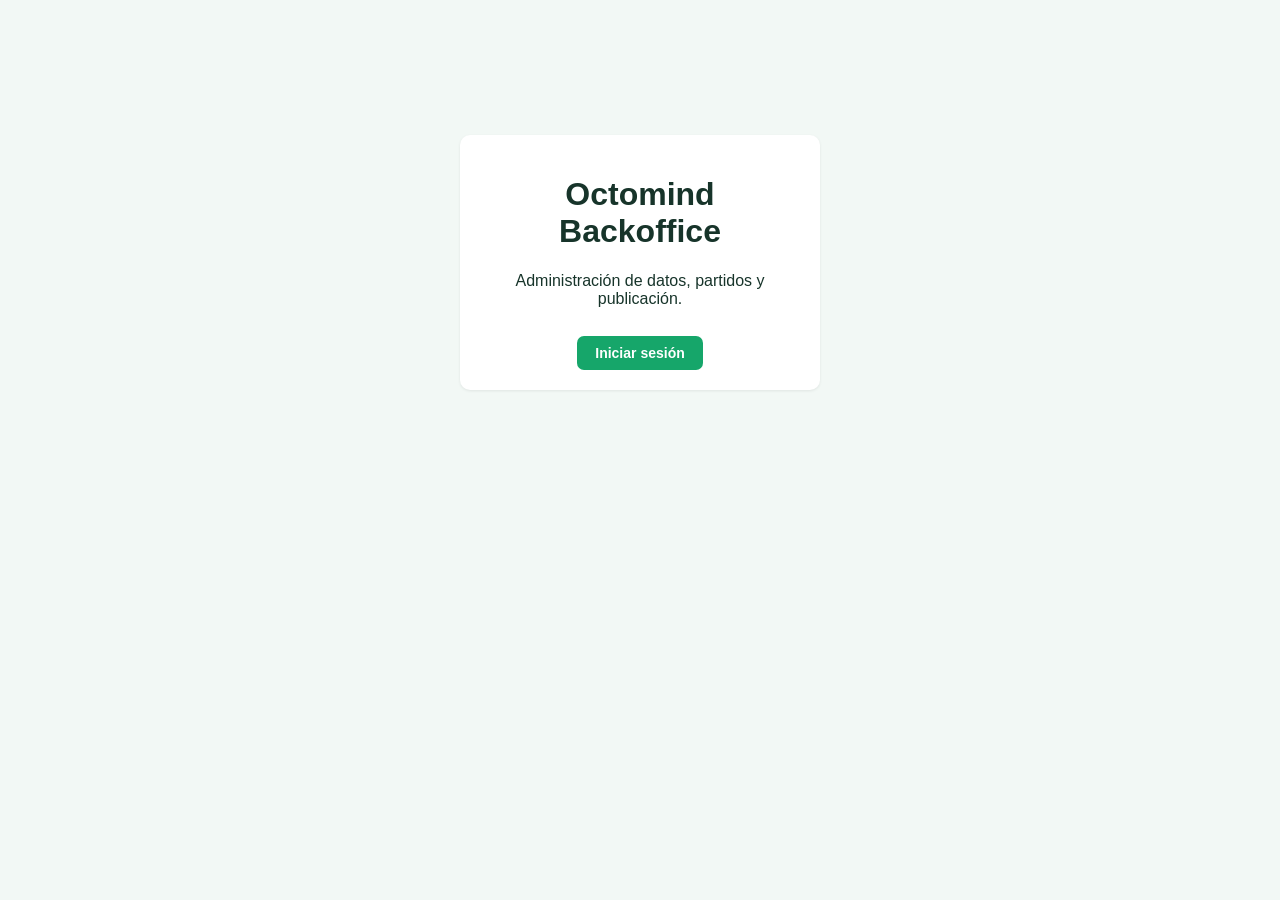
<file: backoffice/index.html>
<!DOCTYPE html>
<html lang="es">
<head>
  <meta charset="UTF-8">
  <meta name="viewport" content="width=device-width, initial-scale=1.0">
  <title>Octomind — Backoffice</title>
  <link rel="stylesheet" href="styles.css">
</head>
<body>
  <div class="card login-card">
    <h1>Octomind Backoffice</h1>
    <p>Administración de datos, partidos y publicación.</p>
    <button id="loginBtn" class="btn primary">Iniciar sesión</button>
  </div>
  <script src="config.js"></script>
  <script>
    document.getElementById('loginBtn').addEventListener('click', () => {
      const url = `${CONFIG.cognitoDomain}/login?client_id=${CONFIG.clientId}`
        + `&response_type=code&scope=email+openid+profile+aws.cognito.signin.user.admin`
        + `&redirect_uri=${encodeURIComponent(CONFIG.redirectUri)}`;
      window.location.href = url;
    });
  </script>
</body>
</html>
</file>
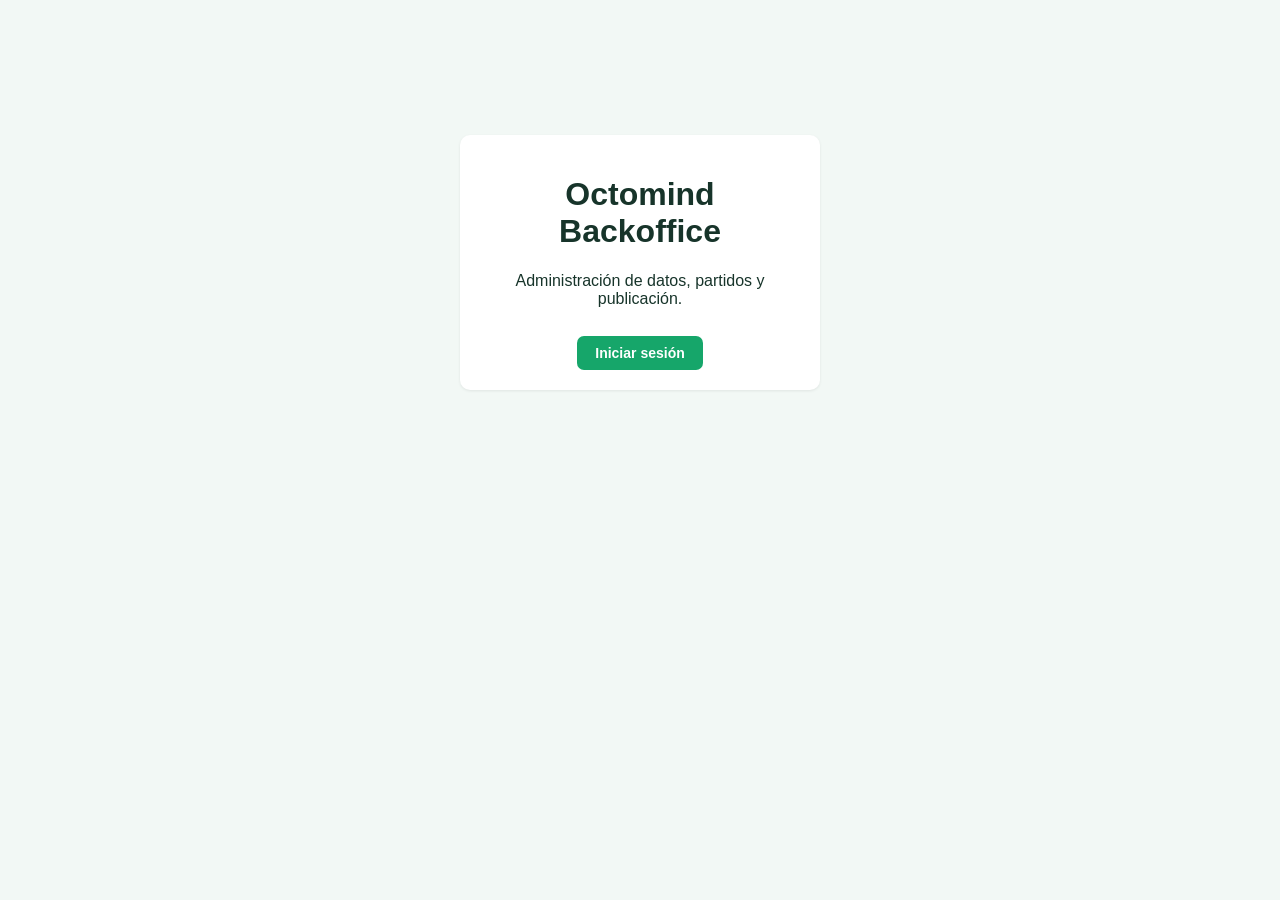
<file: backoffice/app.html>
<!DOCTYPE html>
<html lang="es">
<head>
  <meta charset="UTF-8">
  <meta name="viewport" content="width=device-width, initial-scale=1.0">
  <title>Octomind Backoffice</title>
  <link rel="stylesheet" href="styles.css">
</head>
<body>
  <header class="topbar">
    <span class="brand">Octomind <b>Backoffice</b></span>
    <button id="logoutBtn" class="btn ghost">Cerrar sesión</button>
  </header>

  <main>
    <section class="card">
      <h2>Concurso</h2>
      <div class="row">
        <label>Sorteo
          <select id="drawType">
            <option value="WEEKEND">Fin de Semana (14)</option>
            <option value="REVANCHA">Revancha (7)</option>
            <option value="MS">Media Semana (9)</option>
          </select>
        </label>
        <label>Número de concurso
          <input id="contestNumber" type="number" placeholder="2355">
        </label>
        <label>Fin
          <input id="endDate" type="datetime-local">
        </label>
      </div>
      <div id="slots"></div>
      <div class="row actions">
        <button id="saveBtn" class="btn primary">Guardar borrador</button>
        <button id="publishBtn" class="btn danger">Publicar</button>
      </div>
      <div id="msg" class="msg"></div>
    </section>

    <section class="card">
      <h2>Concursos registrados</h2>
      <div class="row">
        <label>Sorteo
          <select id="filterDrawType">
            <option value="">Todos</option>
            <option value="WEEKEND">Fin de Semana</option>
            <option value="REVANCHA">Revancha</option>
            <option value="MS">Media Semana</option>
          </select>
        </label>
        <label>Estado
          <select id="filterStatus">
            <option value="">Todos</option>
            <option value="DRAFT">Borrador</option>
            <option value="PUBLISHED">Publicado</option>
            <option value="ACTIVE">Activo (vigente)</option>
          </select>
        </label>
      </div>
      <table id="contestsTable">
        <thead><tr><th>Sorteo</th><th>#</th><th>Fin</th><th>Estado</th><th></th></tr></thead>
        <tbody></tbody>
      </table>
    </section>

    <section class="card">
      <h2>Ranking</h2>
      <table id="leaderboardTable">
        <thead><tr><th>Pronóstico</th><th>Email</th><th>Aciertos totales</th><th>Concursos</th><th>Promedio</th></tr></thead>
        <tbody></tbody>
      </table>
    </section>

    <section class="card">
      <h2>Usuarios registrados</h2>
      <table id="usersTable">
        <thead><tr><th>Email</th><th>Estado</th><th>Rol</th></tr></thead>
        <tbody></tbody>
      </table>
    </section>

    <section class="card">
      <h2>Histórico (Lotería Nacional)</h2>
      <div class="row">
        <label>Sorteo
          <select id="historyDrawType">
            <option value="WEEKEND">Fin de Semana</option>
            <option value="REVANCHA">Revancha</option>
            <option value="MS">Media Semana</option>
          </select>
        </label>
        <button id="refreshHistoryBtn" class="btn primary match-input">Sincronizar histórico</button>
      </div>
      <table id="historyTable">
        <thead><tr><th>#</th><th>Fecha</th><th>Resultados</th></tr></thead>
        <tbody></tbody>
      </table>
    </section>
  </main>

  <div id="templatesModal" class="modal" style="display:none;">
    <div class="modal-content">
      <span class="modal-close" onclick="closeTemplatesModal()">&times;</span>
      <h2 id="templatesTitle"></h2>
      <div id="templatesBody"></div>
    </div>
  </div>

  <script src="config.js"></script>
  <script src="app.js"></script>
</body>
</html>
</file>
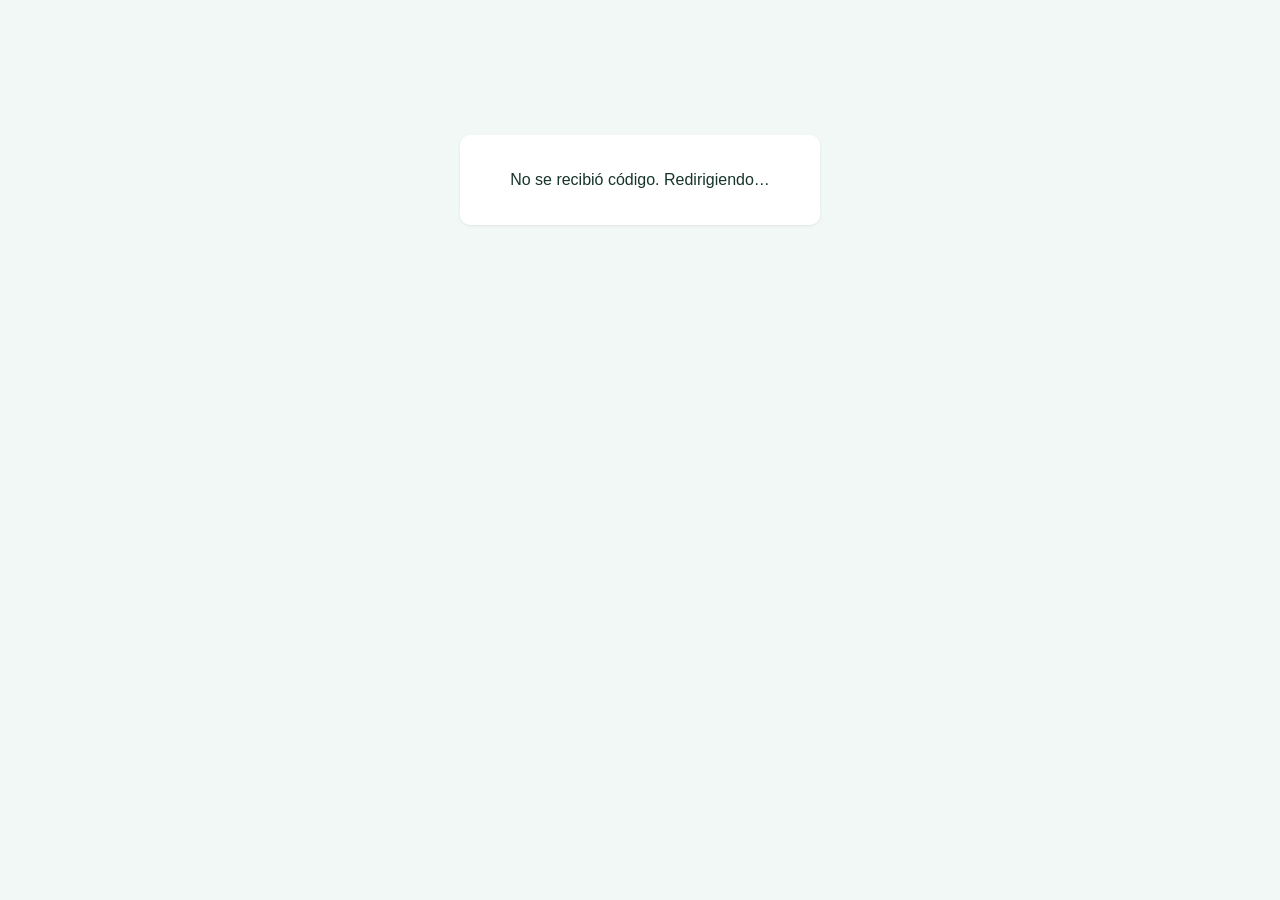
<file: backoffice/callback.html>
<!DOCTYPE html>
<html lang="es">
<head>
  <meta charset="UTF-8">
  <title>Iniciando sesión…</title>
  <link rel="stylesheet" href="styles.css">
</head>
<body>
  <div class="card login-card">
    <p id="status">Autenticando…</p>
  </div>
  <script src="config.js"></script>
  <script>
    const params = new URLSearchParams(window.location.search);
    const code = params.get('code');
    const error = params.get('error');

    function fail(msg) {
      document.getElementById('status').textContent = msg;
      setTimeout(() => window.location.href = 'index.html', 3000);
    }

    if (error) {
      fail('Error de inicio de sesión: ' + error);
    } else if (!code) {
      fail('No se recibió código. Redirigiendo…');
    } else {
      const body = new URLSearchParams({
        grant_type: 'authorization_code',
        client_id: CONFIG.clientId,
        code: code,
        redirect_uri: CONFIG.redirectUri,
      });
      fetch(`${CONFIG.cognitoDomain}/oauth2/token`, {
        method: 'POST',
        headers: { 'Content-Type': 'application/x-www-form-urlencoded' },
        body: body.toString(),
      })
        .then(r => {
          if (!r.ok) throw new Error('Token HTTP ' + r.status);
          return r.json();
        })
        .then(tokens => {
          localStorage.setItem('access_token', tokens.access_token);
          localStorage.setItem('id_token', tokens.id_token || '');
          localStorage.setItem('refresh_token', tokens.refresh_token || '');
          window.location.href = 'app.html';
        })
        .catch(err => fail('No se pudo obtener el token: ' + err.message));
    }
  </script>
</body>
</html>
</file>
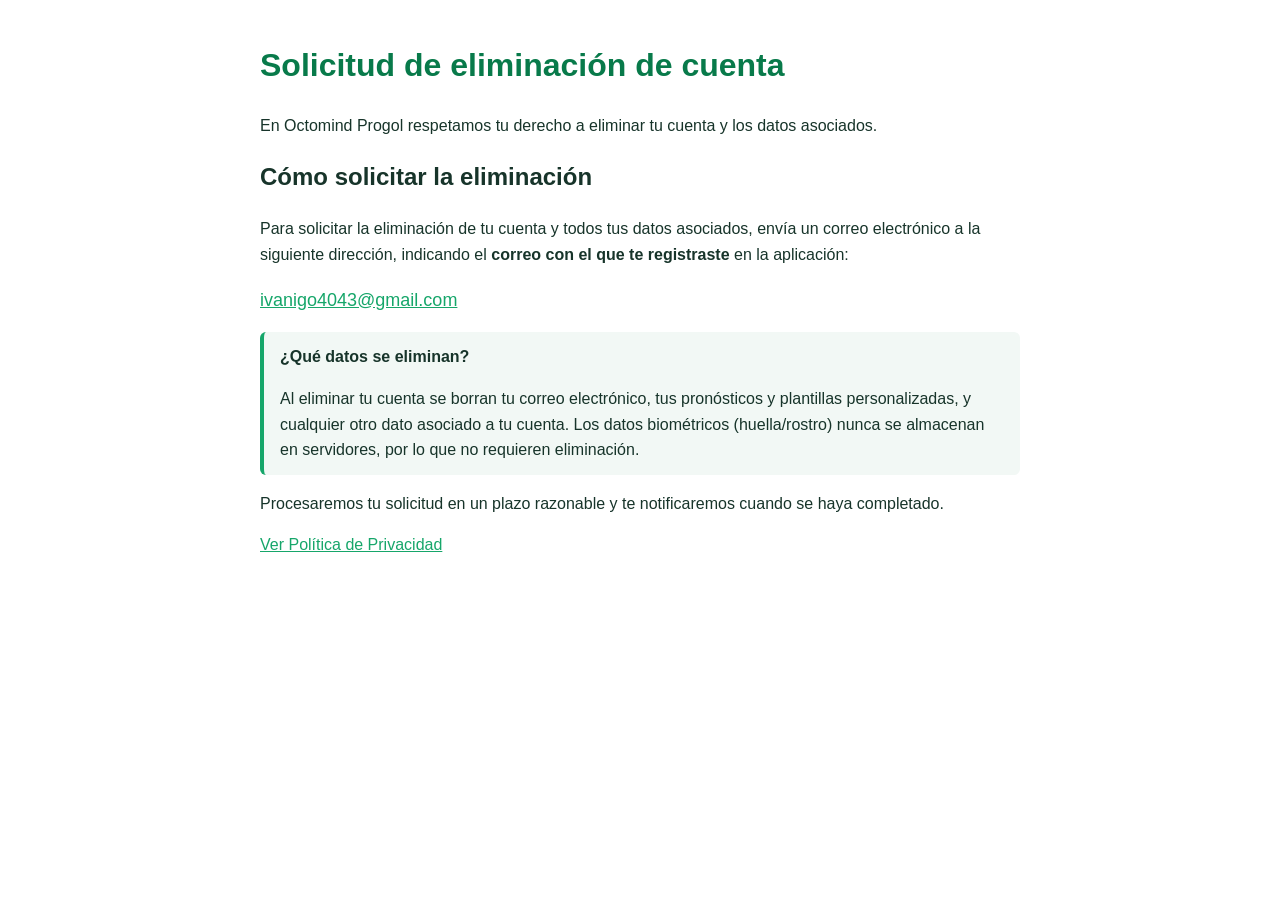
<file: docs/delete-account.html>
<!DOCTYPE html>
<html lang="es">
<head>
  <meta charset="UTF-8">
  <meta name="viewport" content="width=device-width, initial-scale=1.0">
  <title>Solicitud de eliminación de cuenta · Octomind Progol</title>
  <style>
    body { font-family: -apple-system, Segoe UI, Roboto, sans-serif; line-height: 1.6; color: #17342a; max-width: 760px; margin: 40px auto; padding: 0 20px; }
    h1 { color: #087a4a; }
    a { color: #16a66a; }
    .note { background: #f2f8f5; border-left: 4px solid #16a66a; padding: 12px 16px; border-radius: 6px; }
  </style>
</head>
<body>
  <h1>Solicitud de eliminación de cuenta</h1>

  <p>En Octomind Progol respetamos tu derecho a eliminar tu cuenta y los datos asociados.</p>

  <h2>Cómo solicitar la eliminación</h2>
  <p>Para solicitar la eliminación de tu cuenta y todos tus datos asociados, envía un correo electrónico a la siguiente dirección, indicando el <strong>correo con el que te registraste</strong> en la aplicación:</p>

  <p style="font-size: 18px;"><a href="mailto:ivanigo4043@gmail.com?subject=Solicitud%20de%20eliminación%20de%20cuenta%20Octomind%20Progol">ivanigo4043@gmail.com</a></p>

  <div class="note">
    <strong>¿Qué datos se eliminan?</strong>
    <p style="margin-bottom: 0;">Al eliminar tu cuenta se borran tu correo electrónico, tus pronósticos y plantillas personalizadas, y cualquier otro dato asociado a tu cuenta. Los datos biométricos (huella/rostro) nunca se almacenan en servidores, por lo que no requieren eliminación.</p>
  </div>

  <p>Procesaremos tu solicitud en un plazo razonable y te notificaremos cuando se haya completado.</p>

  <p><a href="https://octomind-progol-policies.s3.us-east-1.amazonaws.com/privacy.html">Ver Política de Privacidad</a></p>
</body>
</html>
</file>
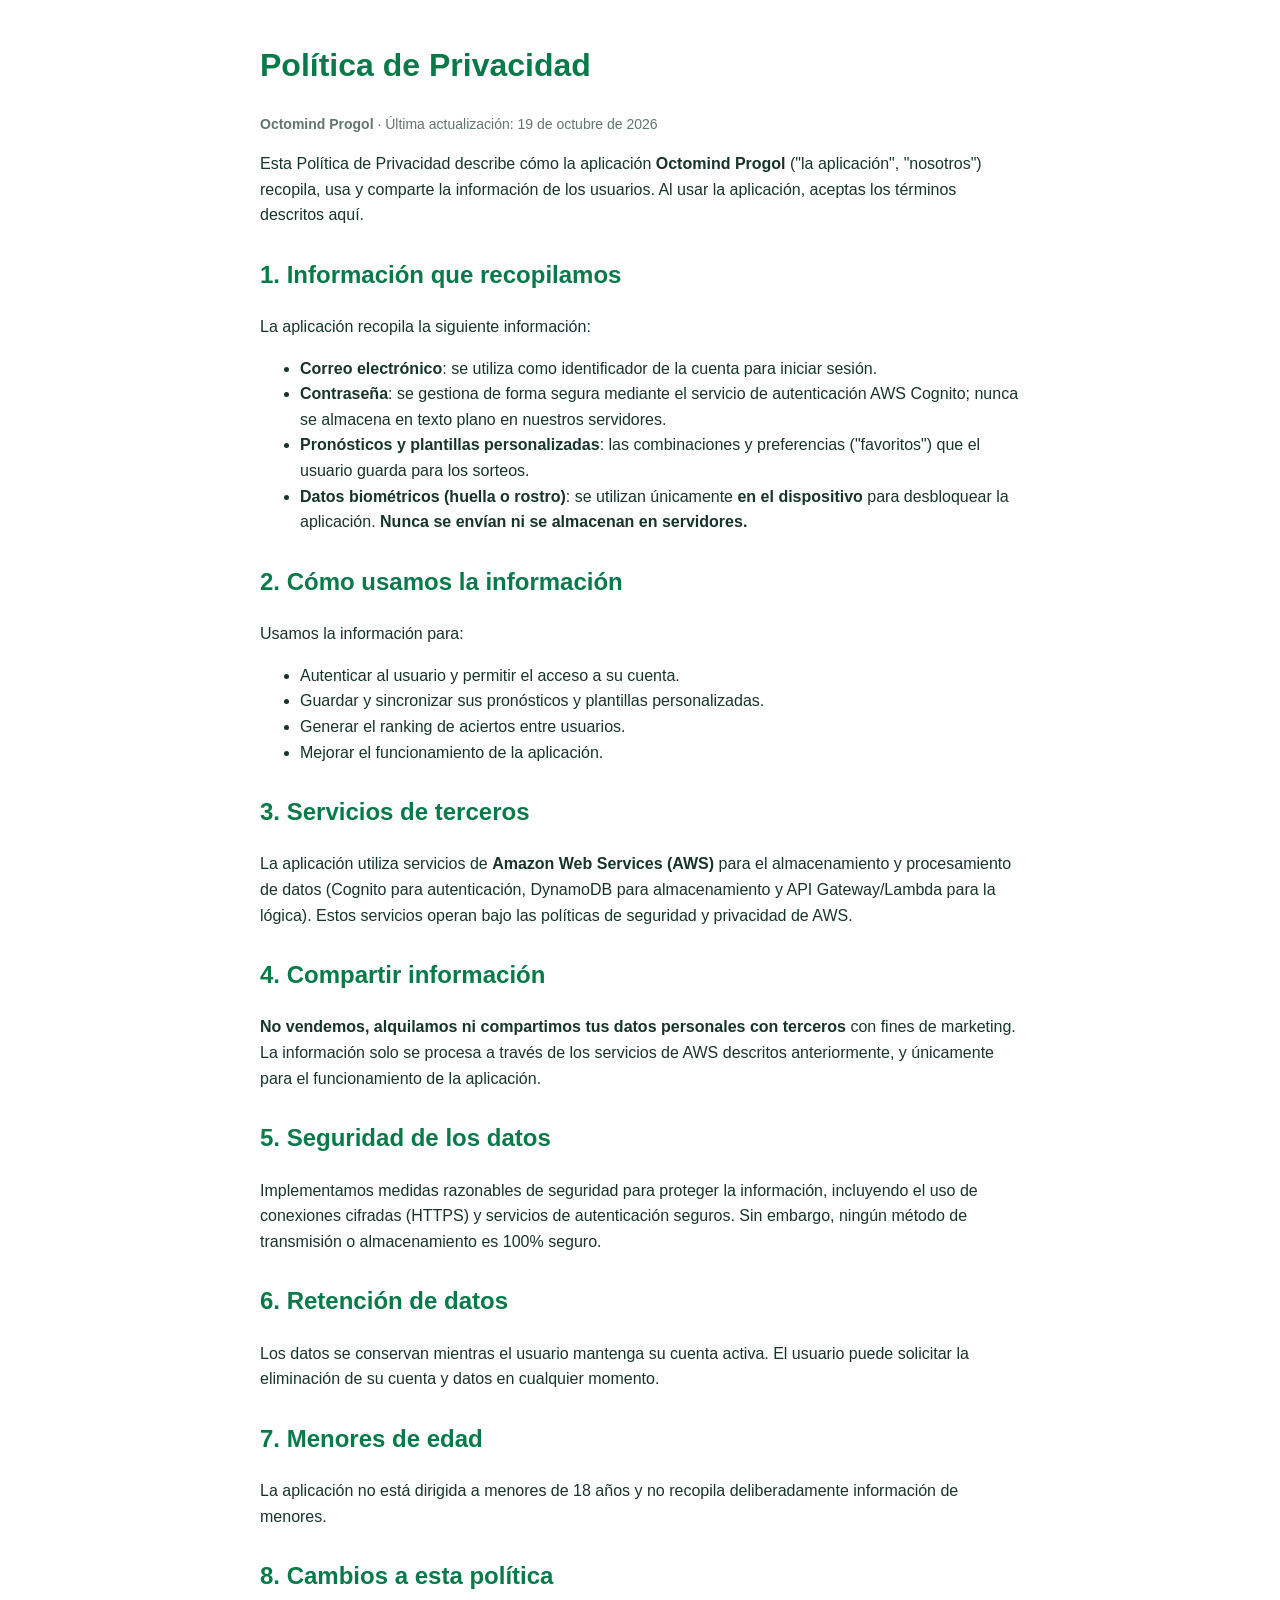
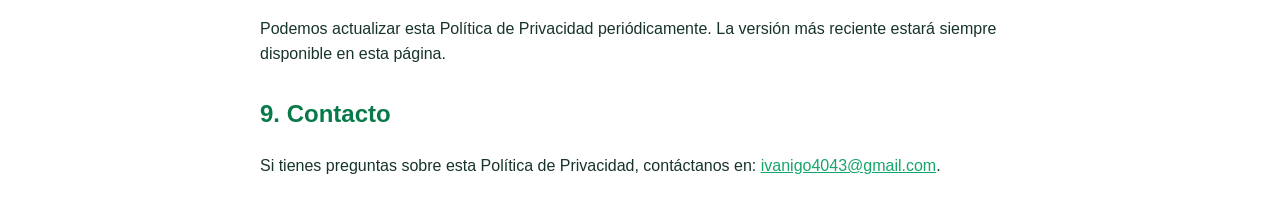
<file: docs/privacy.html>
<!DOCTYPE html>
<html lang="es">
<head>
  <meta charset="UTF-8">
  <meta name="viewport" content="width=device-width, initial-scale=1.0">
  <title>Política de Privacidad · Octomind Progol</title>
  <style>
    body { font-family: -apple-system, Segoe UI, Roboto, sans-serif; line-height: 1.6; color: #17342a; max-width: 760px; margin: 40px auto; padding: 0 20px; }
    h1 { color: #087a4a; }
    h2 { color: #087a4a; margin-top: 28px; }
    a { color: #16a66a; }
    .date { color: #60756d; font-size: 14px; }
  </style>
</head>
<body>
  <h1>Política de Privacidad</h1>
  <p class="date"><strong>Octomind Progol</strong> · Última actualización: 19 de octubre de 2026</p>

  <p>Esta Política de Privacidad describe cómo la aplicación <strong>Octomind Progol</strong> ("la aplicación", "nosotros") recopila, usa y comparte la información de los usuarios. Al usar la aplicación, aceptas los términos descritos aquí.</p>

  <h2>1. Información que recopilamos</h2>
  <p>La aplicación recopila la siguiente información:</p>
  <ul>
    <li><strong>Correo electrónico</strong>: se utiliza como identificador de la cuenta para iniciar sesión.</li>
    <li><strong>Contraseña</strong>: se gestiona de forma segura mediante el servicio de autenticación AWS Cognito; nunca se almacena en texto plano en nuestros servidores.</li>
    <li><strong>Pronósticos y plantillas personalizadas</strong>: las combinaciones y preferencias ("favoritos") que el usuario guarda para los sorteos.</li>
    <li><strong>Datos biométricos (huella o rostro)</strong>: se utilizan únicamente <strong>en el dispositivo</strong> para desbloquear la aplicación. <strong>Nunca se envían ni se almacenan en servidores.</strong></li>
  </ul>

  <h2>2. Cómo usamos la información</h2>
  <p>Usamos la información para:</p>
  <ul>
    <li>Autenticar al usuario y permitir el acceso a su cuenta.</li>
    <li>Guardar y sincronizar sus pronósticos y plantillas personalizadas.</li>
    <li>Generar el ranking de aciertos entre usuarios.</li>
    <li>Mejorar el funcionamiento de la aplicación.</li>
  </ul>

  <h2>3. Servicios de terceros</h2>
  <p>La aplicación utiliza servicios de <strong>Amazon Web Services (AWS)</strong> para el almacenamiento y procesamiento de datos (Cognito para autenticación, DynamoDB para almacenamiento y API Gateway/Lambda para la lógica). Estos servicios operan bajo las políticas de seguridad y privacidad de AWS.</p>

  <h2>4. Compartir información</h2>
  <p><strong>No vendemos, alquilamos ni compartimos tus datos personales con terceros</strong> con fines de marketing. La información solo se procesa a través de los servicios de AWS descritos anteriormente, y únicamente para el funcionamiento de la aplicación.</p>

  <h2>5. Seguridad de los datos</h2>
  <p>Implementamos medidas razonables de seguridad para proteger la información, incluyendo el uso de conexiones cifradas (HTTPS) y servicios de autenticación seguros. Sin embargo, ningún método de transmisión o almacenamiento es 100% seguro.</p>

  <h2>6. Retención de datos</h2>
  <p>Los datos se conservan mientras el usuario mantenga su cuenta activa. El usuario puede solicitar la eliminación de su cuenta y datos en cualquier momento.</p>

  <h2>7. Menores de edad</h2>
  <p>La aplicación no está dirigida a menores de 18 años y no recopila deliberadamente información de menores.</p>

  <h2>8. Cambios a esta política</h2>
  <p>Podemos actualizar esta Política de Privacidad periódicamente. La versión más reciente estará siempre disponible en esta página.</p>

  <h2>9. Contacto</h2>
  <p>Si tienes preguntas sobre esta Política de Privacidad, contáctanos en: <a href="mailto:ivanigo4043@gmail.com">ivanigo4043@gmail.com</a>.</p>
</body>
</html>
</file>
<file: backoffice/styles.css>
* { box-sizing: border-box; }
body {
  margin: 0;
  font-family: -apple-system, Segoe UI, Roboto, sans-serif;
  background: #f2f8f5;
  color: #17342a;
}
.topbar {
  display: flex; justify-content: space-between; align-items: center;
  padding: 12px 24px; background: #16a66a; color: #fff;
}
.brand { font-size: 18px; }
main { max-width: 900px; margin: 24px auto; padding: 0 16px; display: grid; gap: 16px; }
.card { background: #fff; border-radius: 10px; padding: 20px; box-shadow: 0 1px 3px rgba(0,0,0,.08); }
.card h2 { margin-top: 0; font-size: 18px; }
.row { display: flex; gap: 16px; flex-wrap: wrap; margin-bottom: 12px; }
.row label { display: flex; flex-direction: column; font-size: 13px; gap: 4px; }
input, select { padding: 7px 10px; border: 1px solid #d2e5dc; border-radius: 6px; font-size: 14px; }
table { width: 100%; border-collapse: collapse; font-size: 14px; }
th, td { padding: 8px 10px; border-bottom: 1px solid #eef3f0; text-align: left; }
th { color: #60756d; font-weight: 600; font-size: 12px; text-transform: uppercase; }
.actions { margin-top: 12px; }
.btn { padding: 9px 18px; border: none; border-radius: 7px; font-size: 14px; font-weight: 600; cursor: pointer; }
.btn.primary { background: #16a66a; color: #fff; }
.btn.danger { background: #c53a3a; color: #fff; }
.btn.secondary { background: #eef3f0; color: #17342a; }
.btn.ghost { background: transparent; color: #fff; border: 1px solid rgba(255,255,255,.5); }
.btn.small { padding: 4px 10px; font-size: 12px; border-radius: 5px; }
.btn.small.danger { background: #c53a3a; color: #fff; }
.btn.match-input { padding: 7px 12px; font-size: 14px; align-self: flex-end; }
.msg { margin-top: 12px; font-size: 14px; }
.msg.ok { color: #087a4a; }
.msg.err { color: #c53a3a; }
.modal { position: fixed; inset: 0; background: rgba(0,0,0,.5); display: flex; align-items: center; justify-content: center; z-index: 50; }
.modal-content { background: #fff; border-radius: 10px; padding: 20px; max-width: 720px; width: 90%; max-height: 80vh; overflow-y: auto; position: relative; }
.modal-close { position: absolute; top: 10px; right: 14px; font-size: 26px; cursor: pointer; color: #60756d; }
.template { border: 1px solid #eef3f0; border-radius: 8px; padding: 12px; margin-bottom: 12px; }
.template h3 { margin: 0 0 6px; font-size: 15px; }
.template ol { margin: 6px 0 0; padding-left: 20px; font-family: monospace; font-size: 13px; }
.template .favs { font-size: 13px; color: #60756d; }
.users-link { color: #16a66a; text-decoration: none; font-weight: 600; }
.users-link:hover { text-decoration: underline; }
.login-card { max-width: 360px; margin: 15vh auto; text-align: center; }
.login-card button { margin-top: 12px; }
</file>
